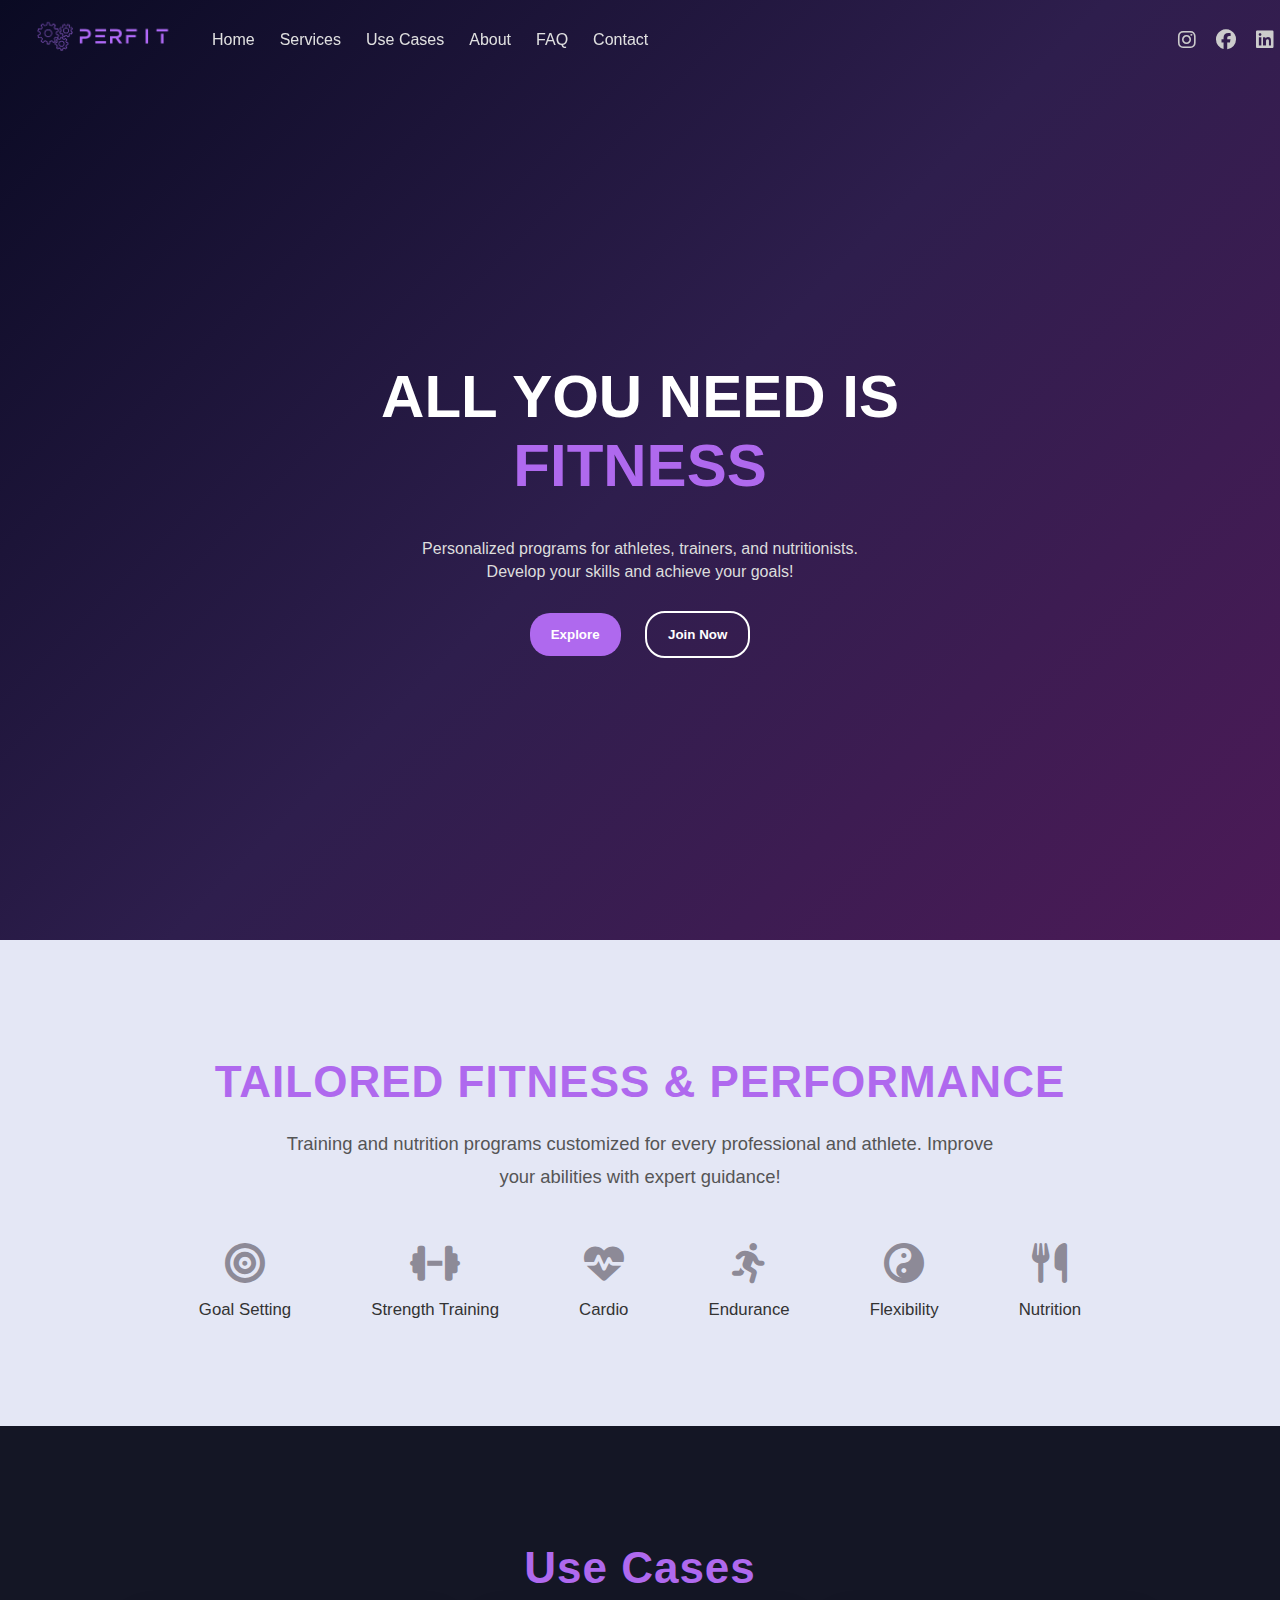
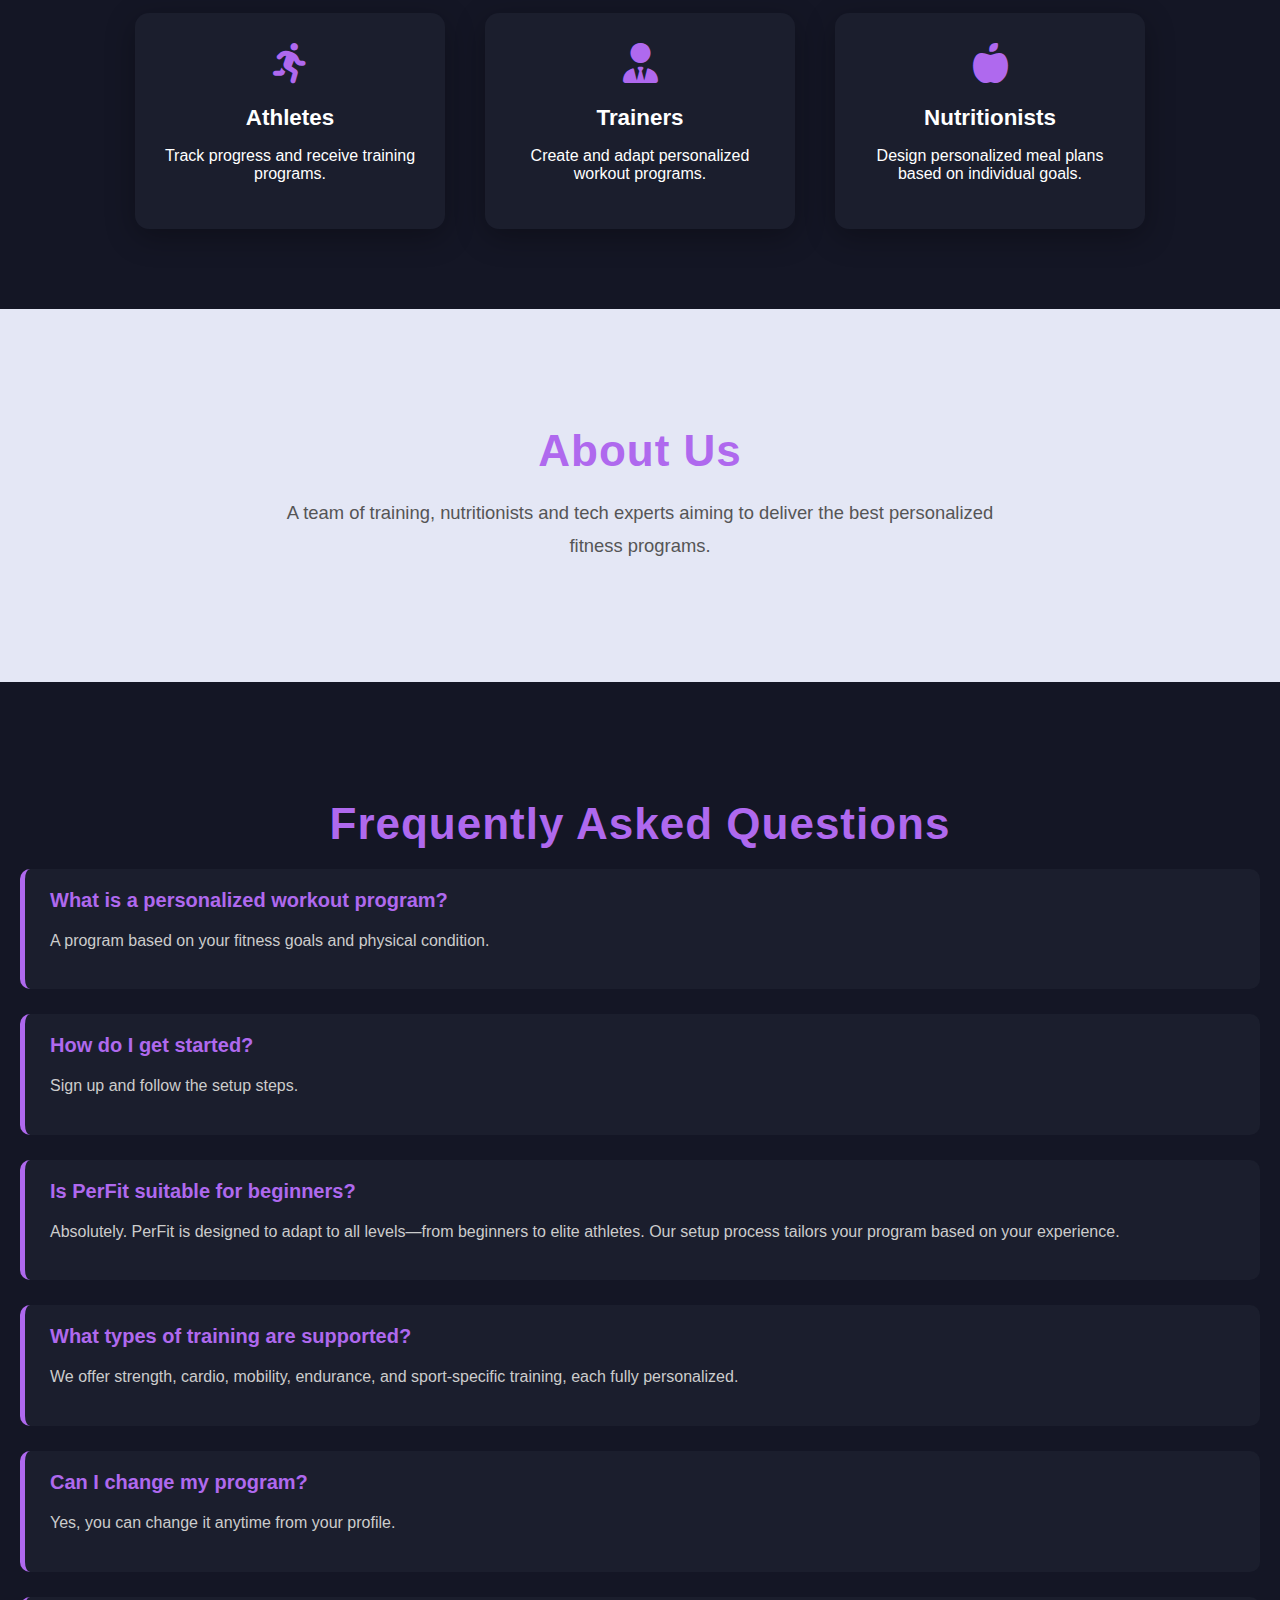
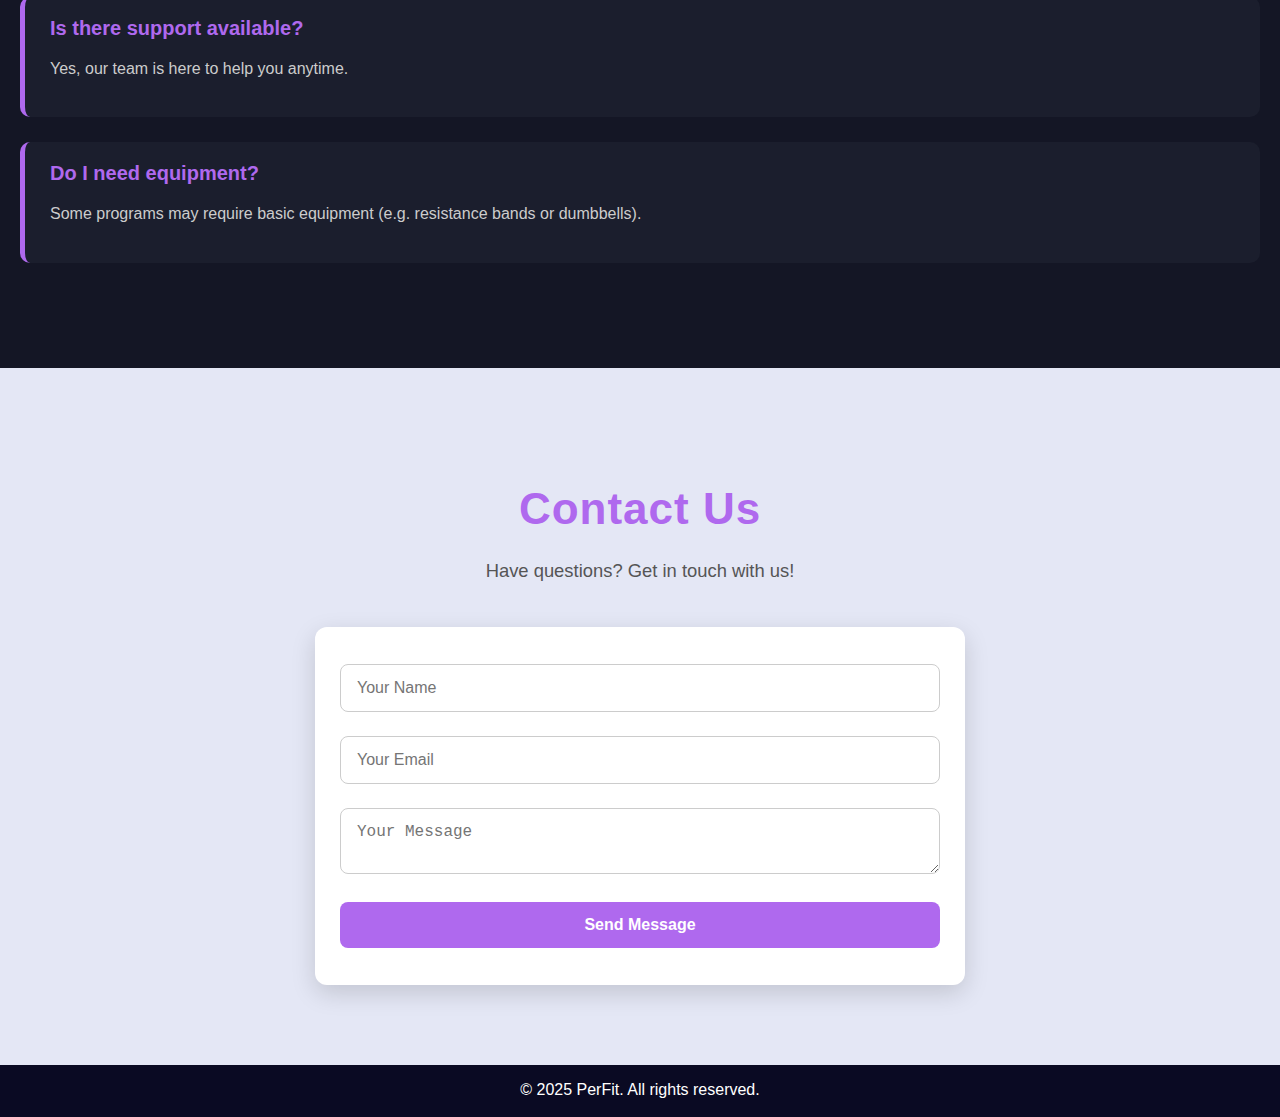
<file: src/main/webapp/index.html>
<!DOCTYPE html>
<html lang="en">
<head>
    <meta charset="UTF-8">
    <title>PerFit</title>

    <!-- Styles and Icons -->
    <link rel="stylesheet" type="text/css" href="./css/index.css?v=1.1" />
    <link rel="icon" href="./css/PerFitLogoGear.ico" type="image/x-icon">
    <link rel="stylesheet" href="https://cdnjs.cloudflare.com/ajax/libs/font-awesome/6.4.2/css/all.min.css">
</head>

<body class="main-bg">

<!-- Navigation Bar -->
<nav id="navbar" class="navbar">
    <div class="navbar-left">
        <!-- Logo and navigation links -->
        <img src="./css/PerFitLogo.png" alt="PerFit Logo" class="logo-img">
        <ul class="nav-links">
            <li><a href="#home">Home</a></li>
            <li><a href="#services">Services</a></li>
            <li><a href="#use-cases">Use Cases</a></li>
            <li><a href="#about">About</a></li>
            <li><a href="#faq">FAQ</a></li>
            <li><a href="#contact">Contact</a></li>
        </ul>
    </div>

    <!-- Social Media Icons -->
    <div class="social-media">
        <a href="#"><i class="fa-brands fa-instagram"></i></a>
        <a href="#"><i class="fa-brands fa-facebook"></i></a>
        <a href="#"><i class="fa-brands fa-linkedin"></i></a>
    </div>
</nav>

<!-- Hero / Welcome Section -->
<section id="home" class="welcome">
    <div class="welcome-content">
        <h1 class="welcome-title">ALL YOU NEED IS <span class="highlight">FITNESS</span></h1>
        <p class="welcome-subtext">Personalized programs for athletes, trainers, and nutritionists.</p>
        <p class="welcome-subtext">Develop your skills and achieve your goals!</p>

        <!-- CTA Buttons -->
        <div class="welcome-buttons">
            <a href="#services"><button class="btn primary">Explore</button></a>
            <a href="./signup.jsp"><button class="btn secondary">Join Now</button></a>
        </div>
    </div>
</section>

<!-- Services Section -->
<section id="services" class="section services-section light-bg">
    <h2 class="section-title">TAILORED FITNESS & PERFORMANCE</h2>
    <p class="section-description">
        Training and nutrition programs customized for every professional and athlete. Improve your abilities with expert guidance!
    </p>

    <!-- Icon-based services overview -->
    <div class="icon-grid">
        <div class="icon-card"><i class="fas fa-bullseye"></i><p>Goal Setting</p></div>
        <div class="icon-card"><i class="fas fa-dumbbell"></i><p>Strength Training</p></div>
        <div class="icon-card"><i class="fas fa-heartbeat"></i><p>Cardio</p></div>
        <div class="icon-card"><i class="fas fa-running"></i><p>Endurance</p></div>
        <div class="icon-card"><i class="fas fa-yin-yang"></i><p>Flexibility</p></div>
        <div class="icon-card"><i class="fas fa-utensils"></i><p>Nutrition</p></div>
    </div>
</section>

<!-- Use Cases Section -->
<section id="use-cases" class="section dark-bg text-center">
    <h2 class="section-title">Use Cases</h2>

    <!-- Cards representing different user roles -->
    <div class="card-grid">
        <div class="card">
            <i class="fas fa-running"></i>
            <h3>Athletes</h3>
            <p>Track progress and receive training programs.</p>
        </div>
        <div class="card">
            <i class="fas fa-user-tie"></i>
            <h3>Trainers</h3>
            <p>Create and adapt personalized workout programs.</p>
        </div>
        <div class="card">
            <i class="fas fa-apple-alt"></i>
            <h3>Nutritionists</h3>
            <p>Design personalized meal plans based on individual goals.</p>
        </div>
    </div>
</section>

<!-- About Section -->
<section id="about" class="section light-bg text-center">
    <h2 class="section-title">About Us</h2>
    <p class="section-description">
        A team of training, nutritionists and tech experts aiming to deliver the best personalized fitness programs.
    </p>
</section>

<!-- FAQ Section -->
<section id="faq" class="section dark-bg text-left">
    <h2 class="section-title text-center">Frequently Asked Questions</h2>

    <!-- List of FAQs -->
    <div class="faq">
        <div class="faq-item">
            <h3>What is a personalized workout program?</h3>
            <p>A program based on your fitness goals and physical condition.</p>
        </div>
        <div class="faq-item">
            <h3>How do I get started?</h3>
            <p>Sign up and follow the setup steps.</p>
        </div>
        <div class="faq-item">
    		<h3>Is PerFit suitable for beginners?</h3>
    		<p>Absolutely. PerFit is designed to adapt to all levels—from beginners to elite athletes. Our setup process tailors your program based on your experience.</p>
		</div>
		<div class="faq-item">
    		<h3>What types of training are supported?</h3>
    		<p>We offer strength, cardio, mobility, endurance, and sport-specific training, each fully personalized.</p>
		</div>
        <div class="faq-item">
            <h3>Can I change my program?</h3>
            <p>Yes, you can change it anytime from your profile.</p>
        </div>
        <div class="faq-item">
            <h3>Is there support available?</h3>
            <p>Yes, our team is here to help you anytime.</p>
        </div>
        <div class="faq-item">
            <h3>Do I need equipment?</h3>
            <p>Some programs may require basic equipment (e.g. resistance bands or dumbbells).</p>
        </div>
    </div>
</section>

<!-- Contact Section -->
<section id="contact" class="section light-bg text-center">
    <h2 class="section-title">Contact Us</h2>
    <p class="section-description">Have questions? Get in touch with us!</p>

    <!-- Simple contact form -->
    <form class="contact-form" action="ContactFormServlet" method="post">
    	<input type="text" name="name" placeholder="Your Name" class="form-control" required>
    	<input type="email" name="email" placeholder="Your Email" class="form-control" required>
    	<textarea name="message" placeholder="Your Message" class="form-control" required></textarea>
    	<button type="submit" class="btn primary">Send Message</button>
	</form>
</section>

<!-- Scroll-hide Navbar Script -->
<script>
    var prevScrollpos = window.pageYOffset;
    window.onscroll = function () {
        var currentScrollPos = window.pageYOffset;
        if (prevScrollpos > currentScrollPos) {
            document.getElementById("navbar").style.top = "0";
        } else {
            document.getElementById("navbar").style.top = "-50px";
        }
        prevScrollpos = currentScrollPos;
    }
</script>


<script>
    // Get query parameter by name
    function getQueryParam(name) {
        const urlParams = new URLSearchParams(window.location.search);
        return urlParams.get(name);
    }

    // If a message exists, show it below the form
    const msg = getQueryParam("msg");
    if (msg) {
        const form = document.querySelector(".contact-form");
        const messageBox = document.createElement("div");
        messageBox.textContent = decodeURIComponent(msg);
        messageBox.style.marginTop = "10px";
        messageBox.style.fontWeight = "bold";
        messageBox.style.fontSize = "14px";
        messageBox.style.color = msg.toLowerCase().includes("success") ? "#22c55e" : "#ef4444";
        form.appendChild(messageBox);
    }
</script>


<!-- Footer -->
<footer>
    <center><p>&copy; 2025 PerFit. All rights reserved.</p></center>
</footer>


</body>
</html>
</file>
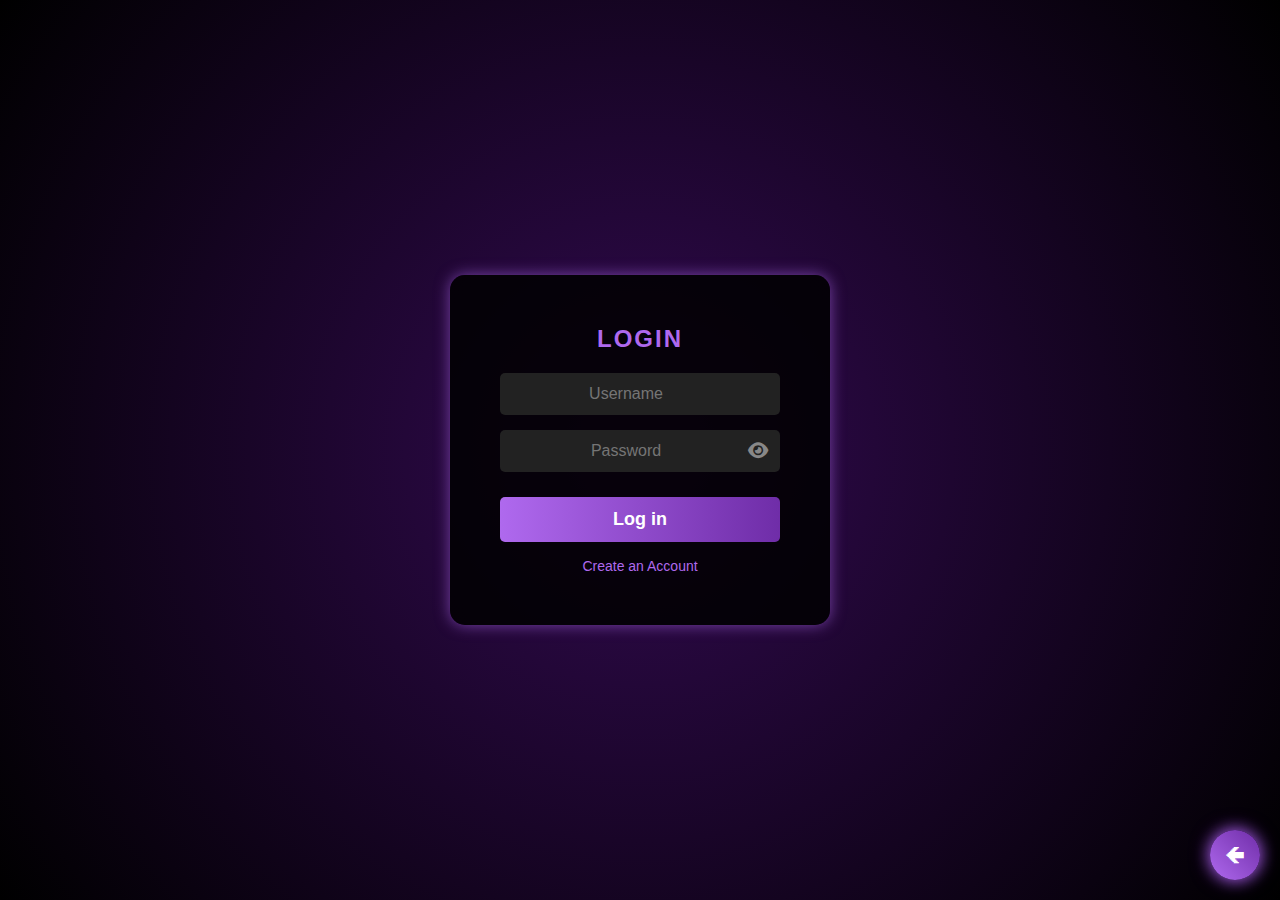
<file: src/main/webapp/login.html>
<!DOCTYPE html>
<html>
<head>
    <title>Login Form</title>

    <!-- External Stylesheets and Icons -->
    <link rel="stylesheet" type="text/css" href="./css/login.css?v=1.1" />
    <link rel="icon" type="image/x-icon" href="./css/PerFitLogoGear.ico">
    <link rel="stylesheet" href="https://cdnjs.cloudflare.com/ajax/libs/font-awesome/6.4.2/css/all.min.css">
</head>
<body>

    <!-- Login Form Container -->
    <div class="login-form">
        <!-- Login Form -->
        <form action="LoginUserServlet" method="post" autocomplete="off">
            <h2>Login</h2>

            <!-- Hidden alert box for login errors (e.g., invalid credentials) -->
            <div id="alertBox" class="alert-message" style="display:none;"></div>
            
            <!-- Username Field -->
            <div class="form-group">
                <input type="text" class="form-control" placeholder="Username" required name="username">
            </div>

            <!-- Password Field with toggle visibility button -->
            <div class="form-group">
                <input type="password" id="login-password" class="form-control" placeholder="Password" required name="password">
                <button type="button" class="password-toggle" onclick="togglePassword('login-password', this)">
                    <i class="fas fa-eye"></i>
                </button>
            </div>

            <!-- Submit Button -->
            <div class="form-group">
                <button type="submit" class="btn btn-primary">Log in</button>
            </div>

            <!-- Redirect link to signup page -->
            <p class="text-center"><a href="./signup.jsp">Create an Account</a></p>
        </form>
    </div>

    <!-- Back to Home Button (Unicode arrow icon) -->
    <a href="index.html" class="back-to-home" title="Back to home">&#129144;</a>

    <!-- JavaScript for password visibility toggle and error alert -->
    <script>
        // Toggle password visibility
        function togglePassword(inputId, btn) {
            const input = document.getElementById(inputId);
            const icon = btn.querySelector("i");
            if (input.type === "password") {
                input.type = "text";
                icon.classList.replace("fa-eye", "fa-eye-slash");
            } else {
                input.type = "password";
                icon.classList.replace("fa-eye-slash", "fa-eye");
            }
        }

        // Show error alert box if "error" exists in URL query string
        window.addEventListener("DOMContentLoaded", () => {
            const params = new URLSearchParams(window.location.search);
            const error = params.get("error");
            if (error) {
                const box = document.getElementById("alertBox");
                box.textContent = decodeURIComponent(error);
                box.style.display = "block";
            }
        });
    </script>

</body>
</html>
</file>
<file: src/main/webapp/css/index.css>
/* ====== GENERAL LAYOUT ====== */

/* Body background and default styles */
body.main-bg {
    background-color: #0a0a23;
    color: white;
    margin: 0;
    font-family: Arial, sans-serif;
}

/* Smooth animation for background (optional use) */
@keyframes smoothBackground {
    0% { background-position: 0% 50%; }
    50% { background-position: 100% 50%; }
    100% { background-position: 0% 50%; }
}


/* ====== NAVIGATION BAR ====== */

/* Main navbar container (fixed to top) */
.navbar {
    display: flex;
    justify-content: space-between;
    align-items: center;
    padding: 1rem 2rem;
    position: fixed;
    top: 0;
    width: 97%;
    background: transparent;
    z-index: 1000;
}

/* Left side of navbar: logo + links */
.navbar-left {
    display: flex;
    align-items: center;
    gap: 25px;
}

/* Logo image */
.logo-img {
    height: 48px;
}

/* Navigation links list */
.nav-links {
    display: flex;
    gap: 25px;
    color: #C1C6D4;
    list-style: none;
    margin: 0;
    padding: 0;
}

/* Individual nav link styling */
.nav-links li a {
    color: #e0e0e0;
    text-decoration: none;
    font-weight: 500;
    transition: color 0.3s;
}

.nav-links li a:hover {
    color: white;
}

/* Social media icons on navbar */
.social-media {
    display: flex;
    color: #C1C6D4;
    gap: 20px;
    align-items: right;
}

.social-media a {
    color: #ccc;
    font-size: 20px;
    transition: color 0.3s;
}

.social-media a:hover {
    color: white;
}


/* ====== WELCOME SECTION ====== */

/* Full-screen welcome banner */
.welcome {
    height: 100vh;
    display: flex;
    justify-content: center;
    align-items: center;
    text-align: center;
    background: linear-gradient(135deg, #0a0a23, #2e1e4d, #4c1a57);
    padding-top: 40px;
}

/* Highlighted text (e.g. FIT) */
.highlight {
    display: block;
    color: #AF69EE;
}

/* Main headline */
.welcome-title {
    font-size: 60px;
}

/* Subtitle under headline */
.welcome-subtext {
    margin: 5px 0;
    color: #ddd;
    font-size: 16px;
}

/* Button container */
.btn-group, .welcome-buttons {
    margin-top: 30px;
}

/* Shared button style */
.btn {
    padding: 14px 21px;
    border-radius: 20px;
    font-weight: bold;
    margin: 0 10px;
    cursor: pointer;
    border: none;
}

/* Primary call-to-action button */
.btn.primary {
    background-color: #AF69EE;
    color: white;
}

.btn.primary:hover {
    background-color: #6F2DA8;
}

/* Secondary (outline) button */
.btn.secondary {
    background-color: transparent;
    border: 2px solid white;
    color: white;
}

.btn.secondary:hover {
    background-color: white;
    color: black;
    border: 2px solid black;
}


/* ====== SECTION GENERAL STYLES ====== */

.section {
    padding: 80px 20px;
    scroll-margin-top: 100px;
    background-color: #f0f2f8;
}

.light-bg {
    background-color: #e4e7f5;
    color: #1c1c1c;
}

.dark-bg {
    background-color: #141625;
    color: #f5f5f5;
}

.section-title {
    font-size: 2.75rem;
    font-weight: 700;
    text-align: center;
    margin-bottom: 20px;
    color: #AF69EE;
    letter-spacing: 1px;
}

.section-description {
    font-size: 1.15rem;
    color: #555;
    text-align: center;
    max-width: 720px;
    margin: 0 auto 40px;
    line-height: 1.8;
}


/* ====== GRID LAYOUTS ====== */

.icon-grid,
.card-grid {
    display: flex;
    flex-wrap: wrap;
    justify-content: center;
    gap: 2.5rem;
    padding: 0 1rem;
}


/* ====== ICON CARD STYLING ====== */

.icon-card {
    background: transparent;
    color: #333;
    width: auto;
    padding: 10px 20px;
    border-radius: 0;
    text-align: center;
    box-shadow: none;
    transition: none;
    font-weight: 500;
}

.icon-card span {
    font-size: 2.5rem;
    margin-bottom: 0.6rem;
    display: block;
    color: #6c63ff;
}

.icon-card i {
    font-size: 2.5rem;
    color: #8d8a97;
    margin-bottom: 10px;
    display: block;
}

.icon-card p {
    font-weight: 500;
    font-size: 1.05rem;
    color: #333;
}


/* ====== USE CASE CARDS ====== */

.card {
    background: #1b1e2d;
    color: #fff;
    width: 260px;
    padding: 30px 25px;
    border-radius: 14px;
    text-align: center;
    transition: transform 0.3s ease, box-shadow 0.3s ease;
    box-shadow: 0 8px 30px rgba(0, 0, 0, 0.3);
    font-weight: 400;
}

.card:hover {
    transform: scale(1.03);
    box-shadow: 0 12px 40px rgba(0, 0, 0, 0.5);
}

.card h3 {
    font-size: 1.4rem;
    margin-bottom: 10px;
    color: #ffffff;
}

.card i {
    font-size: 2.5rem;
    color: #AF69EE;
    margin-bottom: 15px;
    display: block;
}


/* ====== FAQ SECTION ====== */

.faq-item {
    background: #1b1e2d;
    padding: 20px 25px;
    border-left: 5px solid #AF69EE;
    margin-bottom: 25px;
    border-radius: 10px;
    transition: background 0.3s ease;
}

.faq-item:hover {
    background: #25293d;
}

.faq-item h3 {
    margin: 0 0 10px;
    font-size: 1.25rem;
    color: #AF69EE;
}

.faq-item p {
    color: #ccc;
    font-size: 1rem;
    line-height: 1.6;
}


/* ====== CONTACT FORM STYLING ====== */

.contact-form {
    max-width: 600px;
    margin: 0 auto;
    text-align: left;
    padding: 25px;
    background: #fff;
    border-radius: 12px;
    box-shadow: 0 8px 24px rgba(0, 0, 0, 0.15);
}

.contact-form .form-control {
    width: 100%;
    padding: 14px 16px;
    margin: 12px 0;
    border-radius: 8px;
    border: 1px solid #ccc;
    font-size: 1rem;
    transition: border-color 0.3s, box-shadow 0.3s;
    box-sizing: border-box; 
}


.contact-form .form-control:focus {
    border-color: #AF69EE;
    outline: none;
    box-shadow: 0 0 0 3px rgba(175, 105, 238, 0.2);
}

/* Submit button */
.contact-form .btn.primary {
    width: 100%;
    font-size: 1rem;
    padding: 14px 16px;
    margin: 12px 0;
    background-color: #AF69EE;
    color: white;
    font-weight: bold;
    border: none;
    border-radius: 8px;
    cursor: pointer;
    transition: background 0.3s, transform 0.2s ease-in-out;
}

.contact-form .btn.primary:hover {
    background-color: #6F2DA8;
    transform: translateY(-2px);
}

 /* Message display styles for contact form */
#form-message {
	margin-top: 15px;
	font-weight: bold;
    font-size: 14px;
}

.success {
    color: #22c55e;
}

.error {
    color: #ef4444;
}

/* ====== RESPONSIVE DESIGN ====== */

@media (max-width: 768px) {
    .icon-card, .card {
        width: 100%;
        max-width: 300px;
    }

    .section-title {
        font-size: 2rem;
    }

    .section-description {
        font-size: 1rem;
    }

    .contact-form {
        padding: 18px;
    }
}
</file>
<file: src/main/webapp/css/login.css>
@charset "UTF-8";

/* ====== RESET STYLES ====== */
* {
    margin: 0;
    padding: 0;
    box-sizing: border-box;
}

/* ====== GLOBAL PAGE STYLES ====== */
body {
    font-family: Arial, sans-serif;
    background: radial-gradient(circle, rgba(50,10,80,1) 0%, rgba(0,0,0,1) 100%);
    display: flex;
    justify-content: center;
    align-items: center;
    height: 100vh;
    margin: 0;
}

/* ====== FORM CONTAINER ====== */
.login-form, .container {
    background: rgba(0, 0, 0, 0.85);
    padding: 50px;
    border-radius: 15px;
    box-shadow: 0 0 15px rgba(175, 105, 238, 0.6);
    text-align: center;
    width: 380px;
    color: white;
}

/* ====== HEADINGS ====== */
.login-form h2, .container h2 {
    color: #AF69EE;
    font-size: 24px;
    margin-bottom: 20px;
    text-transform: uppercase;
    letter-spacing: 2px;
}

/* ====== INPUT GROUPS ====== */
.form-group, .container form div {
    margin-bottom: 15px;
    position: relative;
}

/* ====== INPUT FIELDS ====== */
.form-group input,
.form-group select,
.container input[type="text"],
.login-form input[type="text"] {
    width: 100%;
    padding: 12px;
    padding-right: 40px; /* Space for eye icon */
    border: none;
    border-radius: 5px;
    background: #222;
    color: white;
    font-size: 16px;
    text-align: center;
    outline: none;
}

/* Focus effects for inputs */
.form-group input:focus,
.form-group select:focus,
.container input[type="text"]:focus {
    box-shadow: 0 0 10px #AF69EE;
    border: 1px solid #AF69EE;
}

/* Dropdown appearance */
.form-group select {
    appearance: none;
    color: gray;
    cursor: pointer;
}

.form-group select:valid {
    color: white;
}

/* ====== PASSWORD FIELD STYLING ====== */
.password-field-group {
    display: flex;
    flex-direction: column;
    align-items: flex-start;
    position: relative;
    width: 100%;
    margin-bottom: 20px;
}

/* Container for eye icon */
.input-with-icon {
    position: relative;
    width: 100%;
}

/* Eye icon styling */
.password-toggle {
    position: absolute;
    top: 50%;
    right: 12px;
    transform: translateY(-50%);
    background: none;
    border: none;
    color: #888;
    font-size: 18px;
    cursor: pointer;
    display: flex;
    align-items: center;
    justify-content: center;
    outline: none;
    z-index: 10;
}

/* Space for icon */
.form-control {
    padding-right: 40px;
}

/* ====== PASSWORD RULES LIST ====== */
.password-rules {
    list-style: none;
    padding-left: 0;
    margin-top: 6px;
    font-size: 14px;
    text-align: left;
}

.password-rules li {
    margin: 5px 0;
}

.password-rules .valid {
    color: #22c55e;
}

.password-rules .invalid {
    color: #f87171;
}

/* ====== BUTTON STYLES ====== */
.btn-primary, .container button {
    width: 100%;
    padding: 12px;
    border: none;
    border-radius: 5px;
    background: linear-gradient(90deg, #AF69EE, #6F2DA8);
    color: white;
    font-size: 18px;
    font-weight: bold;
    cursor: pointer;
    transition: all 0.3s ease-in-out;
    margin-top: 10px;
}

.btn-primary:hover, .container button:hover {
    box-shadow: 0 0 15px rgba(175, 105, 238, 0.8);
    transform: scale(1.05);
}

/* Secondary button (e.g. OTP resend) */
.btn-secondary {
    width: 100%;
    padding: 12px;
    border: none;
    border-radius: 5px;
    background: #333;
    color: #ccc;
    font-size: 18px;
    font-weight: bold;
    cursor: pointer;
    transition: all 0.3s ease-in-out;
    margin-top: 10px;
}

.btn-secondary:hover {
    background: #444;
    color: white;
}

/* ====== LINK STYLING ====== */
.text-center a {
    color: #AF69EE;
    text-decoration: none;
    font-size: 14px;
}

.text-center a:hover {
    text-decoration: underline;
}

/* ====== BACK TO HOME BUTTON ====== */
.back-to-home {
    position: absolute;
    bottom: 20px;
    right: 20px;
    width: 50px;
    height: 50px;
    background: linear-gradient(45deg, #AF69EE, #6F2DA8);
    color: white;
    font-size: 20px;
    border-radius: 50%;
    display: flex;
    justify-content: center;
    align-items: center;
    text-decoration: none;
    box-shadow: 0 0 15px rgba(175, 105, 238, 0.8), 0 0 20px rgba(111, 45, 168, 0.8);
    z-index: 9999;
    transition: all 0.3s ease-in-out;
}

.back-to-home:hover {
    box-shadow: 0 0 25px rgba(175, 105, 238, 1), 0 0 30px rgba(111, 45, 168, 1);
    transform: scale(1.1);
}

/* ====== MESSAGES ====== */
.error-message {
    color: red;
    margin-bottom: 15px;
}

.info-message {
    color: lightgreen;
    margin-bottom: 15px;
}

.alert-message {
    background-color: #f87171;
    color: white;
    padding: 12px;
    border-radius: 6px;
    margin-bottom: 15px;
    font-size: 14px;
    box-shadow: 0 0 10px rgba(248, 113, 113, 0.6);
    text-align: center;
}

/* ====== OTP FORM BUTTON GROUP ====== */
.button-group {
    display: flex;
    justify-content: space-between;
    gap: 10px;
}

.button-group .btn-primary,
.button-group .btn-secondary {
    flex: 1;
    margin-top: 0;
}

/* ====== DISABLED BUTTON ====== */
button:disabled {
    opacity: 0.6;
    cursor: not-allowed;
    pointer-events: none;
}
</file>
